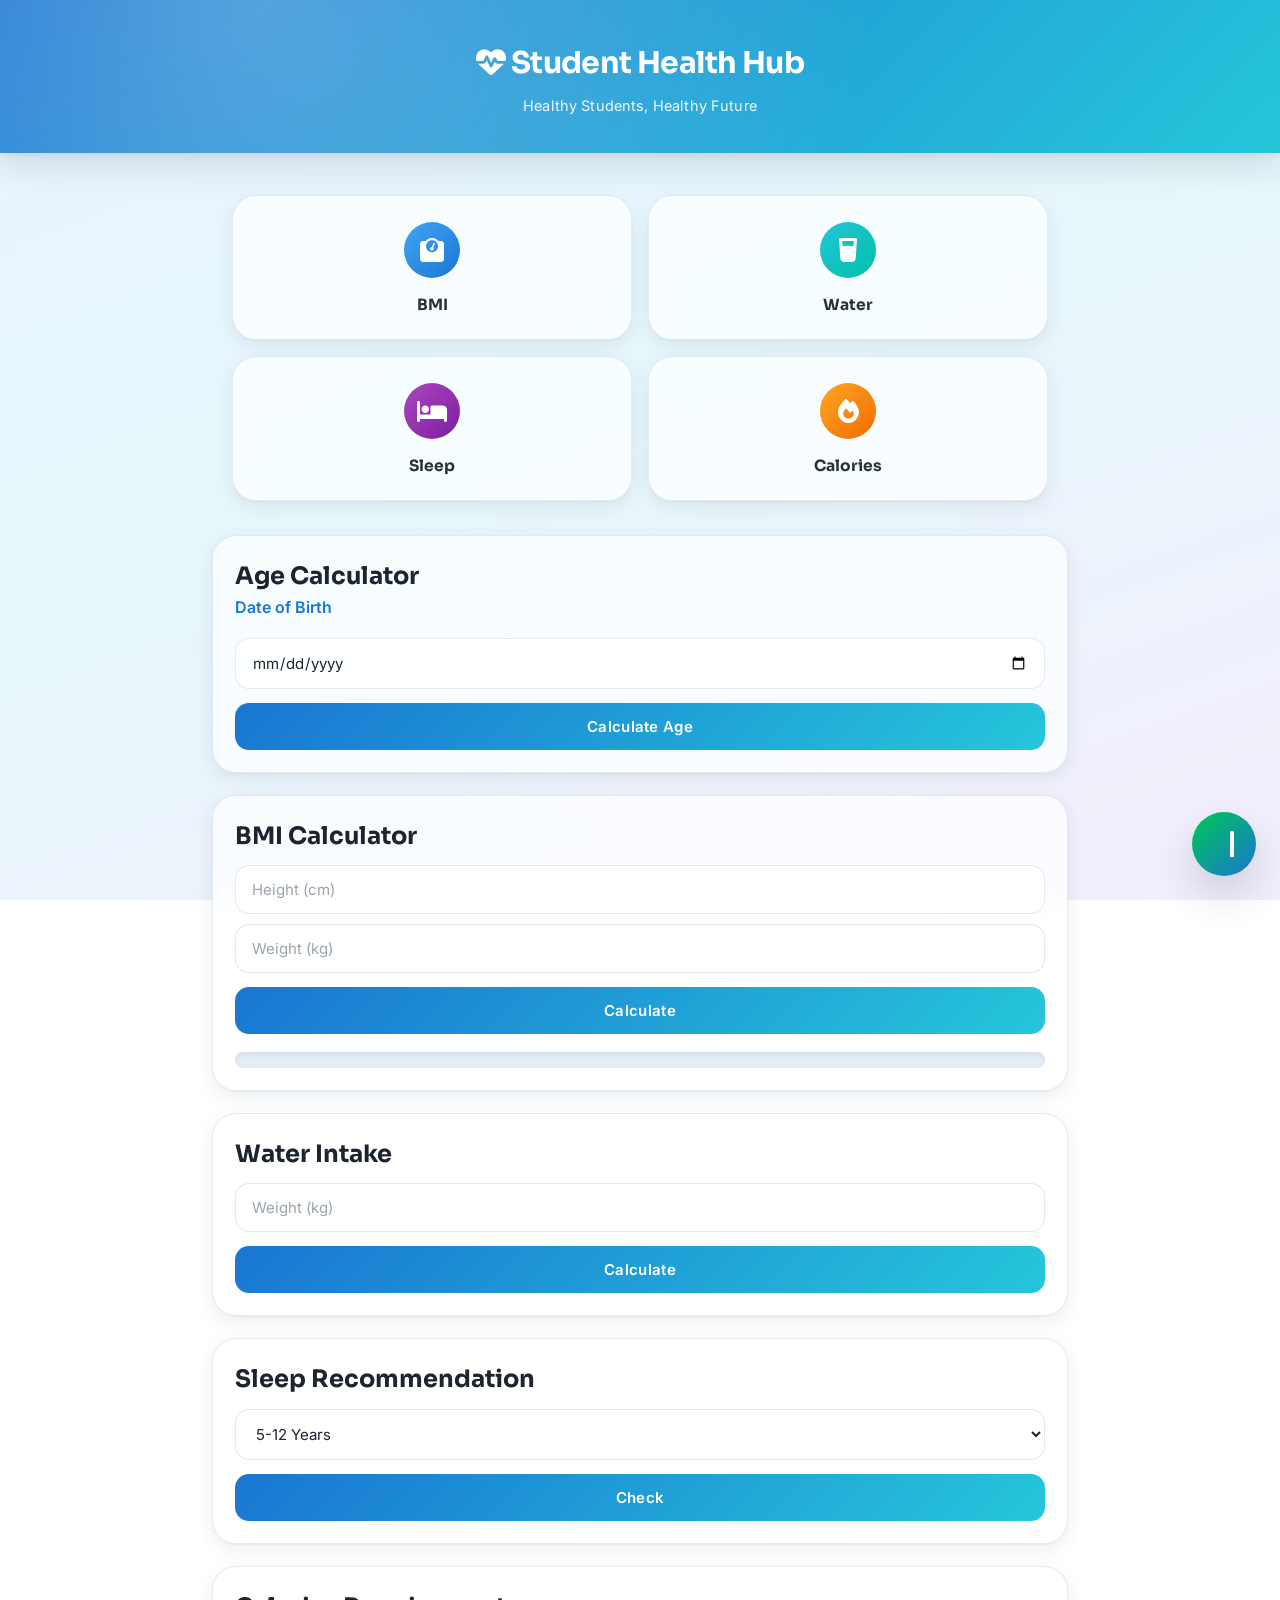
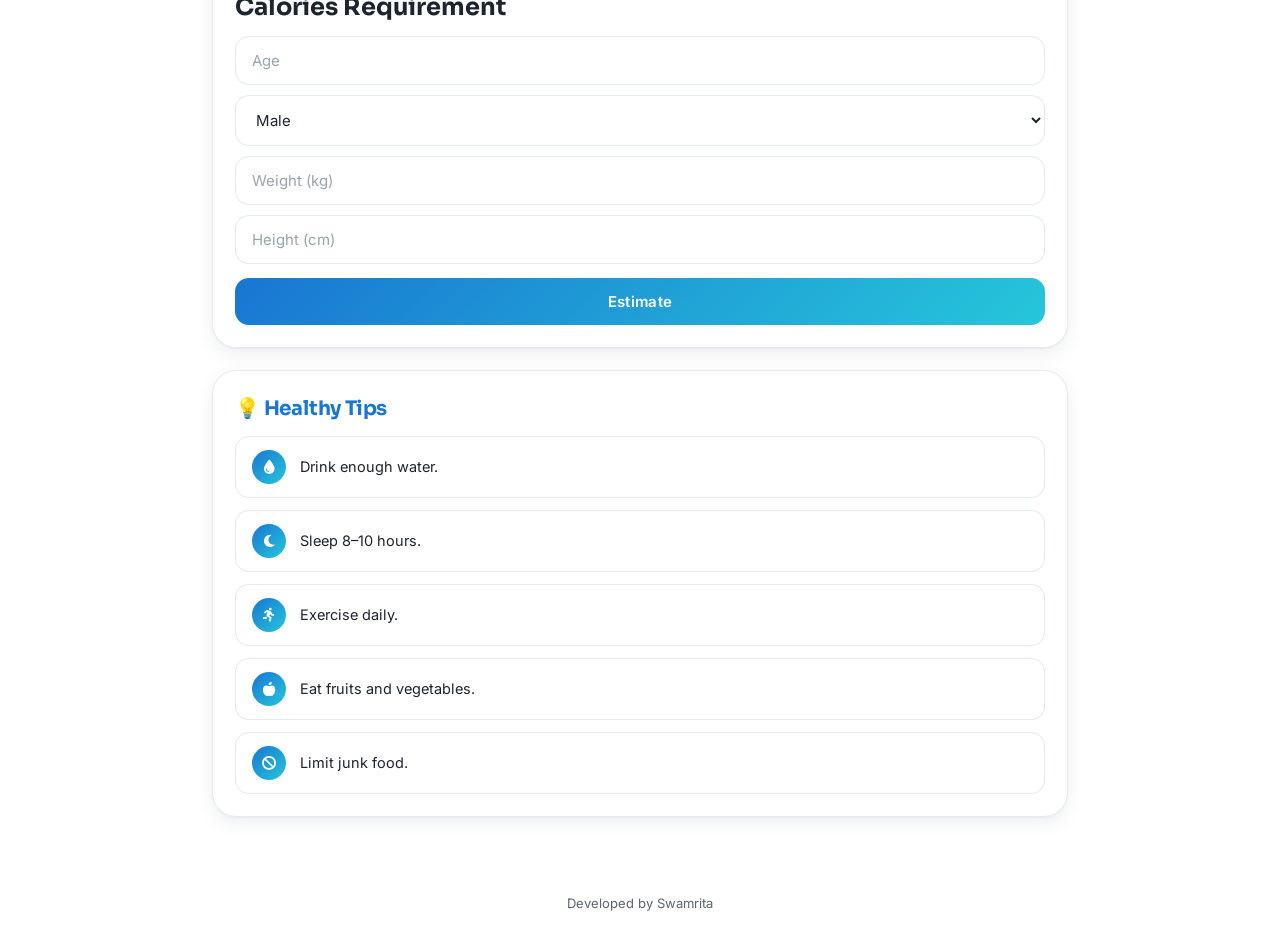
<file: index.html>
<!DOCTYPE html>
<html lang="en">
<head>
  <meta charset="UTF-8">
  <meta name="viewport" content="width=device-width, initial-scale=1">
  <title>Student Health Hub</title>

  <link rel="stylesheet" href="theme.css">
  <link rel="stylesheet" href="style.css">
  <link rel="stylesheet" href="https://cdnjs.cloudflare.com/ajax/libs/font-awesome/6.5.2/css/all.min.css">
</head>
<body>

  <header>
    <h1><i class="fa-solid fa-heart-pulse"></i> Student Health Hub</h1>
    <p>Healthy Students, Healthy Future</p>
  </header>

  <div class="container">

    <section class="dashboard">
      <div class="tile" onclick="scrollToSection('bmi')">
        <i class="fa-solid fa-weight-scale"></i>
        <span>BMI</span>
      </div>

      <div class="tile" onclick="scrollToSection('water')">
        <i class="fa-solid fa-glass-water"></i>
        <span>Water</span>
      </div>

      <div class="tile" onclick="scrollToSection('sleep')">
        <i class="fa-solid fa-bed"></i>
        <span>Sleep</span>
      </div>

      <div class="tile" onclick="scrollToSection('calories')">
        <i class="fa-solid fa-fire"></i>
        <span>Calories</span>
      </div>
    </section>

    <div class="card" id="age">
      <h2>Age Calculator</h2>
      <label for="dob" class="input-label">Date of Birth</label>
      <input type="date" id="dob">
      <button onclick="calculateAge()">Calculate Age</button>
      <p id="ageResult"></p>
    </div>

    <div class="card" id="bmi">
      <h2>BMI Calculator</h2>
      <input id="h" type="number" placeholder="Height (cm)">
      <input id="w" type="number" placeholder="Weight (kg)">
      <button onclick="bmi()">Calculate</button>
      <div class="meter"><div id="fill"></div></div>
      <p id="bmiOut"></p>
    </div>

    <div class="card" id="water">
      <h2>Water Intake</h2>
      <input id="ww" type="number" placeholder="Weight (kg)">
      <button onclick="water()">Calculate</button>
      <p id="waterOut"></p>
    </div>

    <div class="card" id="sleep">
      <h2>Sleep Recommendation</h2>
      <select id="sleepAge">
        <option value="child">5-12 Years</option>
        <option value="teen">13-18 Years</option>
        <option value="adult">18+ Years</option>
      </select>
      <button onclick="sleepRec()">Check</button>
      <p id="sleepOut"></p>
    </div>

    <div class="card" id="calories">
      <h2>Calories Requirement</h2>
      <input id="ca" type="number" placeholder="Age">
      <select id="g">
        <option>Male</option>
        <option>Female</option>
      </select>
      <input id="cw" type="number" placeholder="Weight (kg)">
      <input id="ch" type="number" placeholder="Height (cm)">
      <button onclick="calories()">Estimate</button>
      <p id="calOut"></p>
    </div>

    <div class="card">
  <h2 class="section-title">💡 Healthy Tips</h2>
  <ul class="tips-list">
    <li><i class="fa-solid fa-droplet"></i> Drink enough water.</li>
    <li><i class="fa-solid fa-moon"></i> Sleep 8–10 hours.</li>
    <li><i class="fa-solid fa-person-running"></i> Exercise daily.</li>
    <li><i class="fa-solid fa-apple-whole"></i> Eat fruits and vegetables.</li>
    <li><i class="fa-solid fa-ban"></i> Limit junk food.</li>
  </ul>
    </div>

  </div>

  <footer>Developed by Swamrita</footer>
  
<div class="fab" onclick="window.location.href='diet.html'"></div>
  
  <script src="script.js"></script>
</body>
</html>
</file>
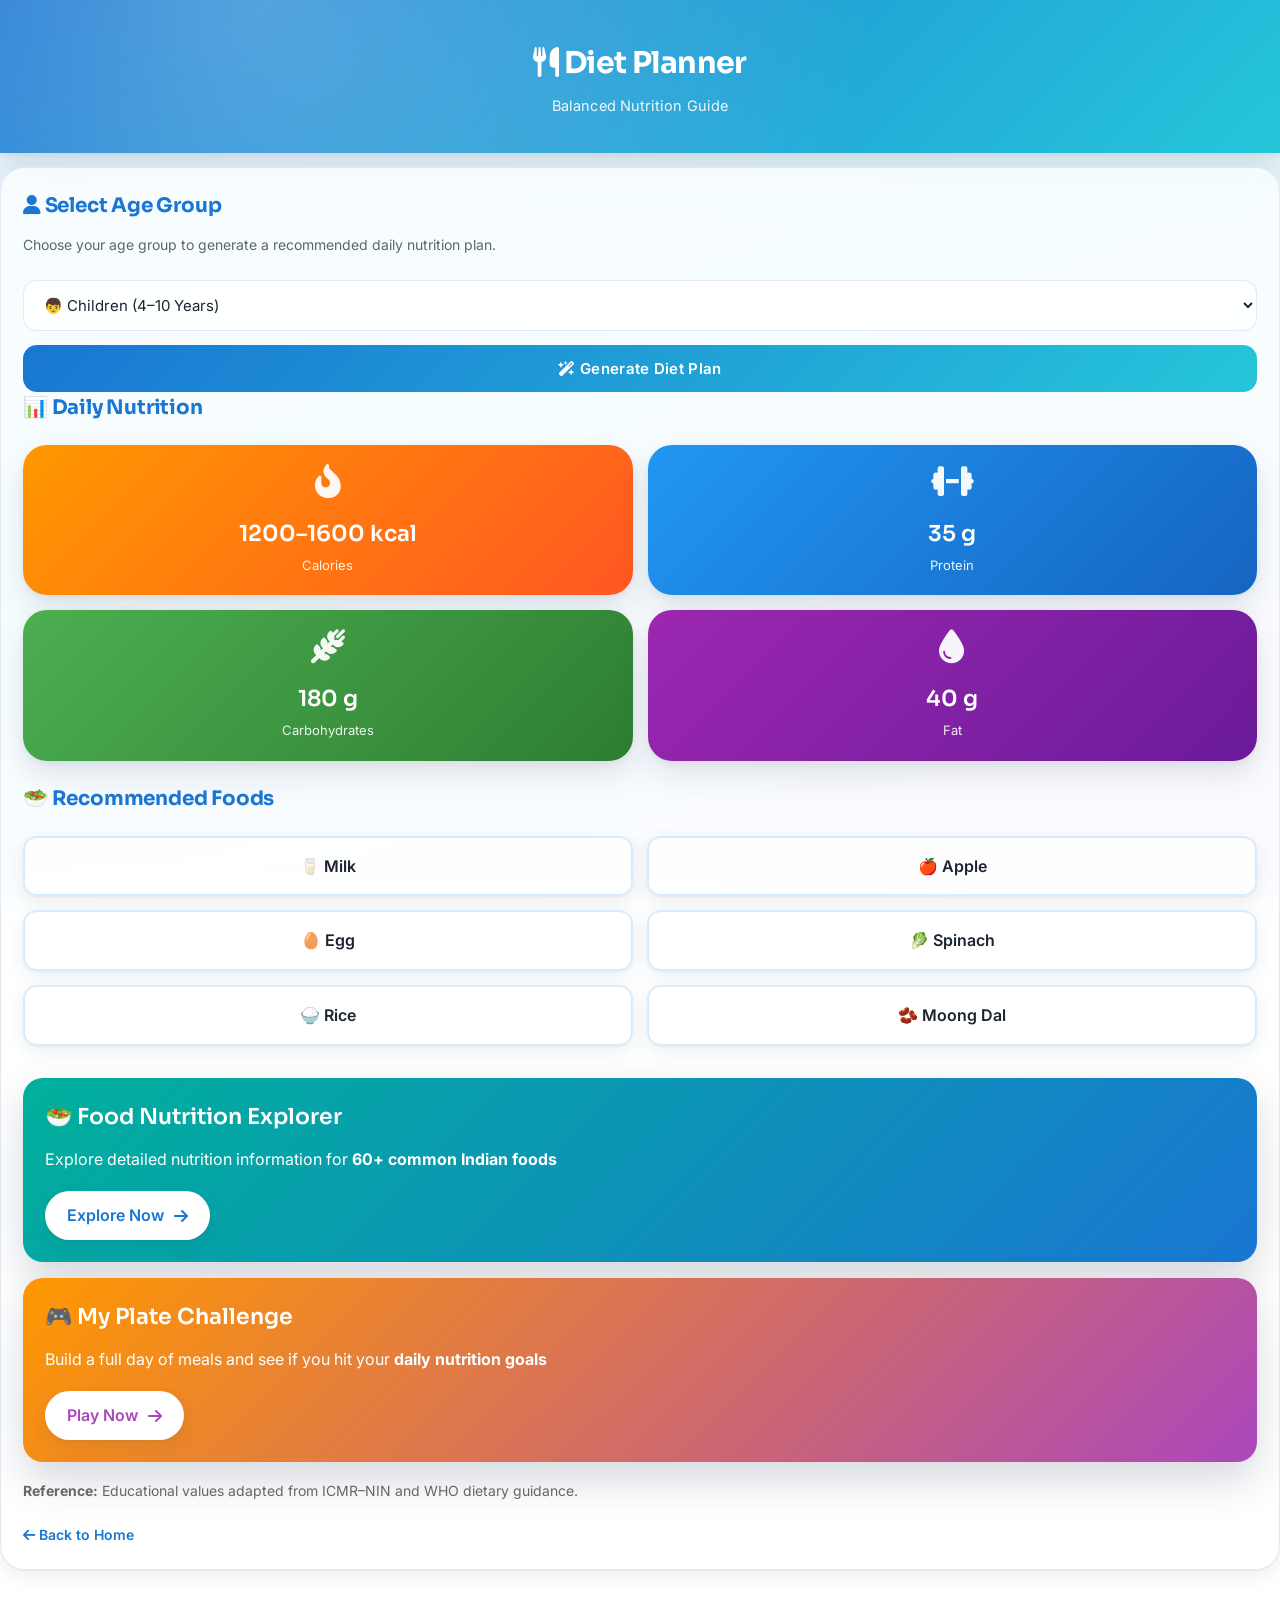
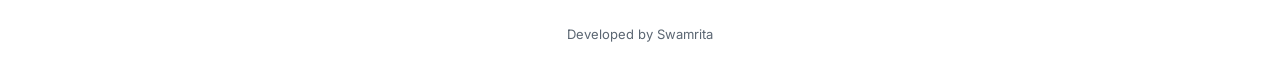
<file: diet.html>
<!DOCTYPE html>
<html lang="en">
<head>
  <meta charset="UTF-8">
  <meta name="viewport" content="width=device-width, initial-scale=1.0">
  <title>Diet Planner</title>

  <link rel="stylesheet" href="diet.css">
  <link rel="stylesheet" href="theme.css">
  <link rel="stylesheet" href="https://cdnjs.cloudflare.com/ajax/libs/font-awesome/6.5.2/css/all.min.css">
</head>
<body>

  <header>
    <h1><i class="fa-solid fa-utensils"></i> Diet Planner</h1>
    <p>Balanced Nutrition Guide</p>
  </header>

  <div class="card">
    <h2 class="section-title"><i class="fa-solid fa-user"></i> Select Age Group</h2>
    <p class="subtitle">Choose your age group to generate a recommended daily nutrition plan.</p>

    <select id="grp">
      <option value="child">👦 Children (4–10 Years)</option>
      <option value="teen">🧒 Teen (11–18 Years)</option>
      <option value="male">👨 Adult Male</option>
      <option value="female">👩 Adult Female</option>
      <option value="senior">🧓 Senior Citizen</option>
    </select>

    <button onclick="showPlan()">
      <i class="fa-solid fa-wand-magic-sparkles"></i> Generate Diet Plan
    </button>

    <div id="out"></div>

    <a class="back" href="index.html">
      <i class="fa-solid fa-arrow-left"></i> Back to Home
    </a>
  </div>

  <footer>Developed by Swamrita</footer>

  <script src="diet.js"></script>
</body>
</html>
</file>
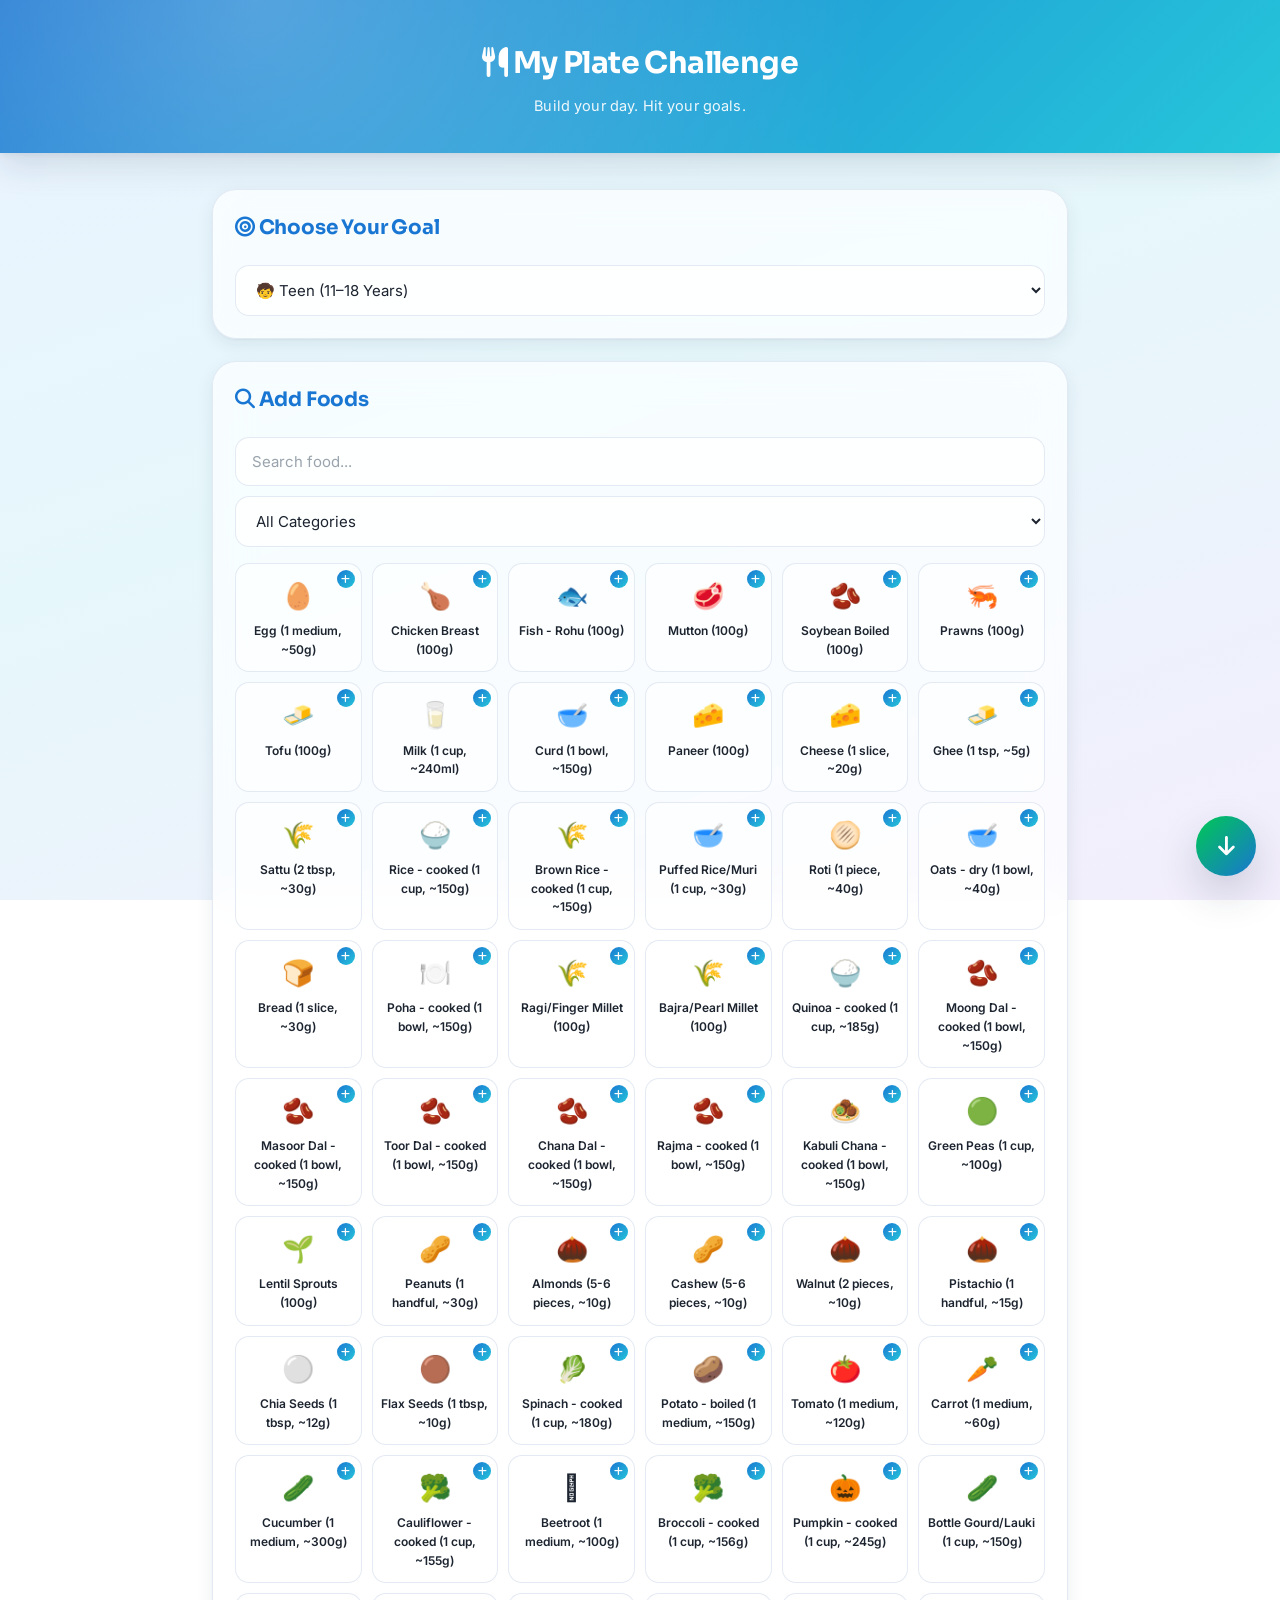
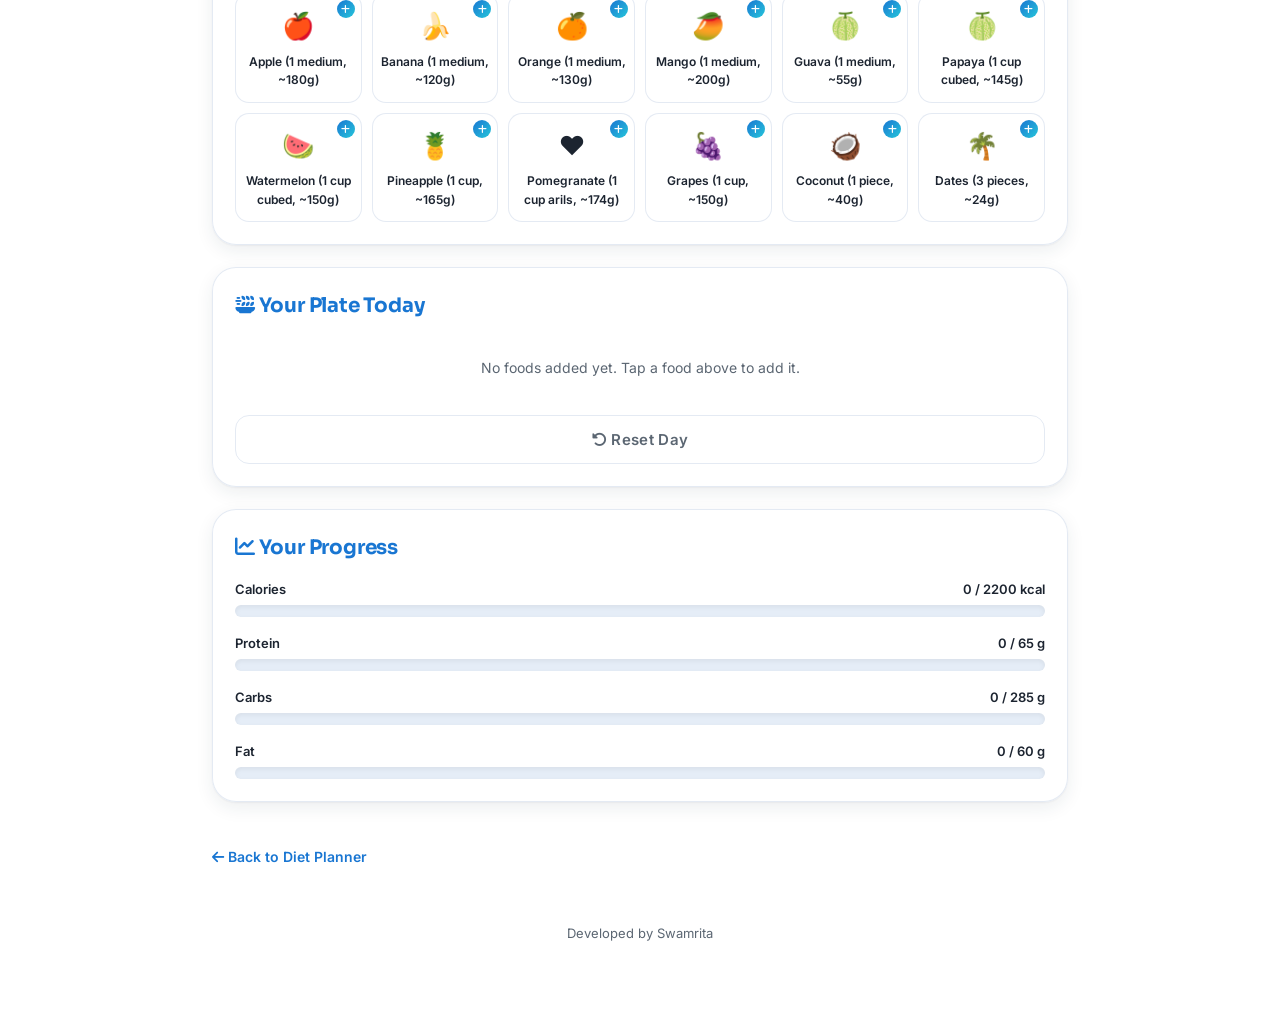
<file: myplate.html>
<!DOCTYPE html>
<html lang="en">
<head>
  <meta charset="UTF-8">
  <meta name="viewport" content="width=device-width, initial-scale=1.0">
  <title>My Plate Challenge</title>

  <link rel="stylesheet" href="theme.css">
  <link rel="stylesheet" href="myplate.css">
  <link rel="stylesheet" href="https://cdnjs.cloudflare.com/ajax/libs/font-awesome/6.5.2/css/all.min.css">
</head>
<body>

  <header>
    <h1><i class="fa-solid fa-utensils"></i> My Plate Challenge</h1>
    <p>Build your day. Hit your goals.</p>
  </header>

  <div class="container">

    <div class="card">
      <h2 class="section-title"><i class="fa-solid fa-bullseye"></i> Choose Your Goal</h2>
      <select id="goalGroup" onchange="setGoal()">
        <option value="child">👦 Children (4–10 Years)</option>
        <option value="teen" selected>🧒 Teen (11–18 Years)</option>
        <option value="male">👨 Adult Male</option>
        <option value="female">👩 Adult Female</option>
        <option value="senior">🧓 Senior Citizen</option>
      </select>
    </div>

    <div class="card" id="addFoodSection">
      <h2 class="section-title"><i class="fa-solid fa-magnifying-glass"></i> Add Foods</h2>
      <input type="text" id="plateSearch" placeholder="Search food..." onkeyup="renderFoodPicker()">
      <select id="plateCategory" onchange="renderFoodPicker()">
        <option value="all">All Categories</option>
        <option value="protein">🥩 Protein</option>
        <option value="grain">🌾 Grains</option>
        <option value="pulse">🫘 Pulses</option>
        <option value="vegetable">🥬 Vegetables</option>
        <option value="fruit">🍎 Fruits</option>
        <option value="dairy">🥛 Dairy</option>
        <option value="nuts">🥜 Nuts</option>
      </select>
      <div id="foodPicker" class="picker-grid"></div>
    </div>

    <div class="card" id="yourPlate">
      <h2 class="section-title"><i class="fa-solid fa-plate-wheat"></i> Your Plate Today</h2>
      <div id="plateList" class="plate-list"></div>
      <button class="reset-btn" onclick="resetPlate()">
        <i class="fa-solid fa-rotate-left"></i> Reset Day
      </button>
    </div>

    <div class="card">
      <h2 class="section-title"><i class="fa-solid fa-chart-line"></i> Your Progress</h2>
      <div id="progressBars" class="progress-wrap"></div>
      <div id="finalMessage" class="final-message"></div>
    </div>

    <a href="diet.html" class="back">
      <i class="fa-solid fa-arrow-left"></i> Back to Diet Planner
    </a>

  </div>

  <footer>Developed by Swamrita</footer>

  <div class="fab" onclick="handleFabClick()">
     <i class="fa-solid fa-arrow-down"></i>
  </div>

  <script src="foods.js"></script>
  <script src="myplate.js"></script>
</body>
</html>
</file>
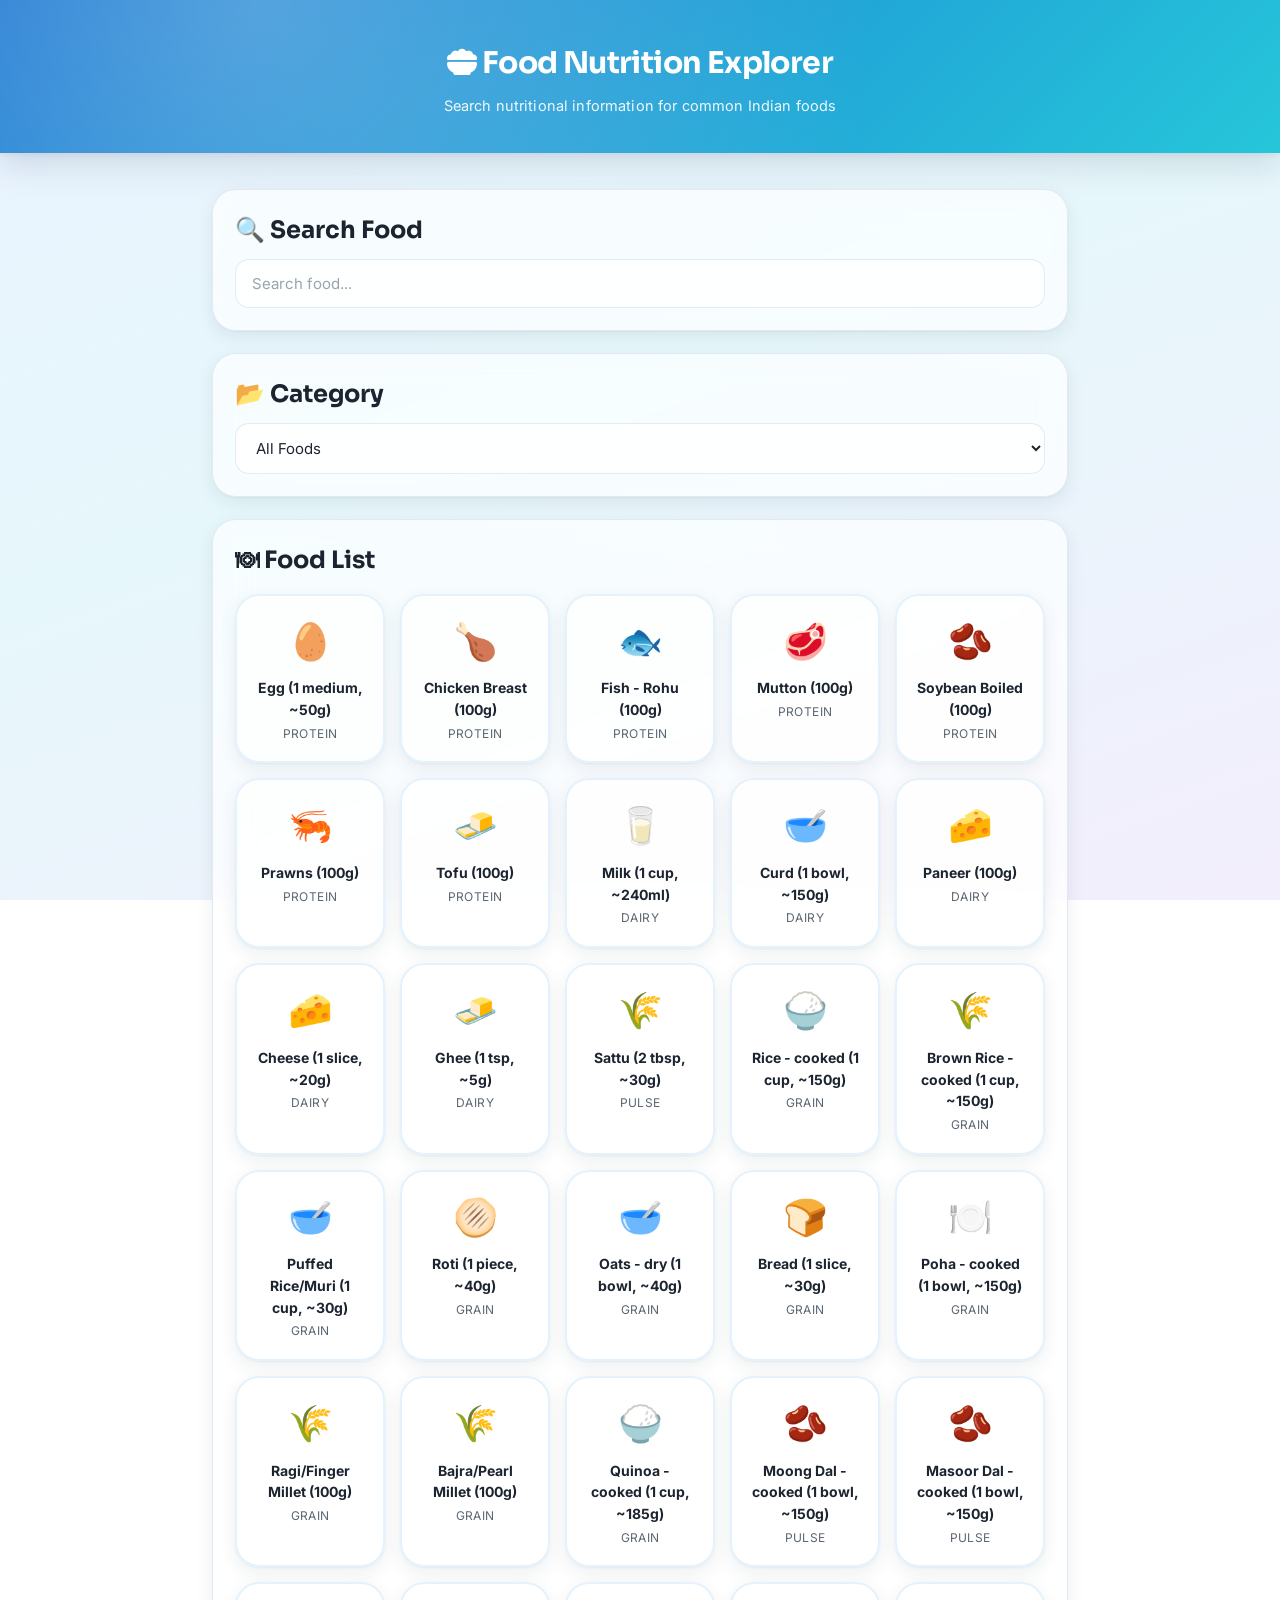
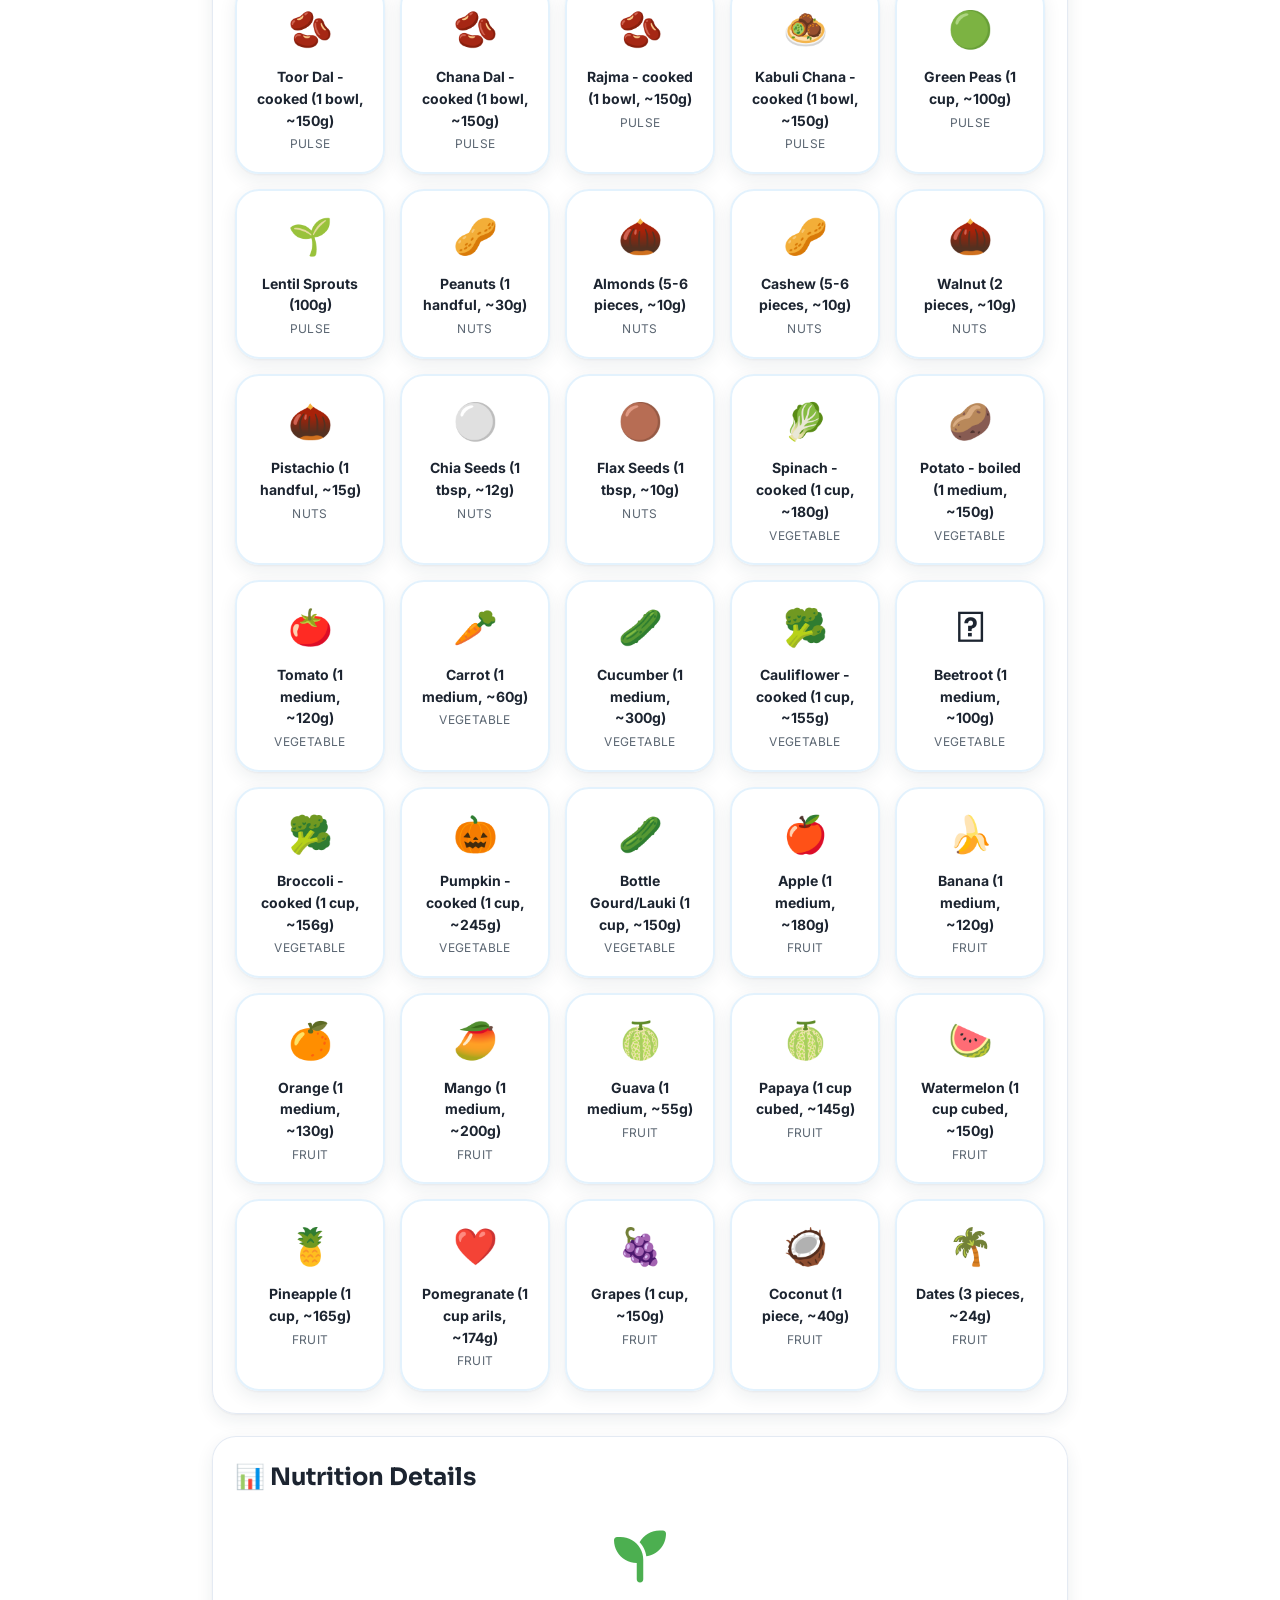
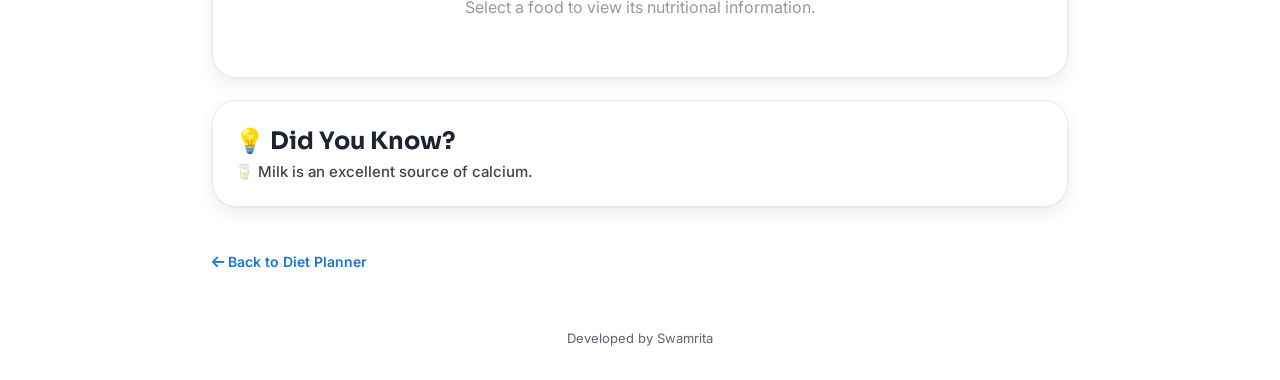
<file: nutrition.html>
<!DOCTYPE html>
<html lang="en">
<head>
  <meta charset="UTF-8">
  <meta name="viewport" content="width=device-width, initial-scale=1.0">
  <title>Nutrition Explorer</title>

  <link rel="stylesheet" href="nutrition.css">
  <link rel="stylesheet" href="theme.css">
  <link rel="stylesheet" href="https://cdnjs.cloudflare.com/ajax/libs/font-awesome/6.5.2/css/all.min.css">
</head>
<body>

  <header>
    <div class="header-content">
      <h1><i class="fa-solid fa-bowl-food"></i> Food Nutrition Explorer</h1>
      <p>Search nutritional information for common Indian foods</p>
    </div>
  </header>

  <div class="container">

    <!-- Search -->
    <div class="card" id="searchSection">
      <h2>🔍 Search Food</h2>
      <input type="text" id="search" placeholder="Search food..." onkeyup="searchFood()">
    </div>

    <!-- Category -->
    <div class="card">
      <h2>📂 Category</h2>
      <select id="category" onchange="filterCategory()">
        <option value="all">All Foods</option>
        <option value="protein">🥩 Protein</option>
        <option value="grain">🌾 Grains</option>
        <option value="pulse">🫘 Pulses</option>
        <option value="vegetable">🥬 Vegetables</option>
        <option value="fruit">🍎 Fruits</option>
        <option value="dairy">🥛 Dairy</option>
        <option value="nuts">🥜 Nuts</option>
      </select>
    </div>

    <!-- Food List -->
    <div class="card">
      <h2>🍽 Food List</h2>
      <div id="foodList" class="food-grid"></div>
    </div>

    <!-- Nutrition Details -->
    <div class="card">
      <h2>📊 Nutrition Details</h2>
      <div id="nutrition">
        <div class="empty">
          <i class="fa-solid fa-seedling"></i>
          <p>Select a food to view its nutritional information.</p>
        </div>
      </div>
    </div>

    <!-- Facts -->
    <div class="card">
      <h2>💡 Did You Know?</h2>
      <p id="fact">Eggs contain all 9 essential amino acids.</p>
    </div>

    <a href="diet.html" class="back">
      <i class="fa-solid fa-arrow-left"></i> Back to Diet Planner
    </a>

  </div>

  <footer>Developed by Swamrita</footer>

  <script src="foods.js"></script>
  <script src="nutrition.js"></script>
</body>
</html>
</file>
<file: theme.css>
/* ---------- Fonts ---------- */
@import url('https://fonts.googleapis.com/css2?family=Sora:wght@600;700;800&family=Inter:wght@400;500;600&display=swap');

/* ---------- Design Tokens ---------- */
:root {
  --color-primary: #1976d2;
  --color-primary-light: #26c6da;

  --color-bg-start: #eaf3ff;
  --color-bg-mid: #e6f7fb;
  --color-bg-end: #f3eefc;

  --color-surface: rgba(255, 255, 255, 0.72);
  --color-text: #1c2430;
  --color-text-muted: #5b6672;
  --color-border: rgba(210, 220, 235, 0.6);

  --radius-lg: 24px;
  --radius-md: 14px;

  --shadow-sm: 0 6px 18px rgba(25, 45, 70, 0.08), 0 1px 2px rgba(25,45,70,0.05);
  --shadow-md: 0 14px 30px rgba(25, 45, 70, 0.12), 0 2px 6px rgba(25,45,70,0.06);
  --shadow-lg: 0 18px 40px rgba(25, 45, 70, 0.18);

  --space-sm: 14px;
  --space-md: 22px;
  --space-lg: 32px;

  --transition: 0.3s cubic-bezier(.4,0,.2,1);
  --transition-fast: 0.18s ease;

  --font-heading: "Sora", "Segoe UI", sans-serif;
  --font-body: "Inter", "Segoe UI", sans-serif;
}

/* ---------- Global ---------- */
* {
  margin: 0;
  padding: 0;
  box-sizing: border-box;
  font-family: var(--font-body);
}

html { scroll-behavior: smooth; }

body {
  min-height: 100vh;
  background: linear-gradient(160deg, var(--color-bg-start), var(--color-bg-mid) 45%, var(--color-bg-end));
  background-attachment: fixed;
  color: var(--color-text);
  line-height: 1.55;
  -webkit-font-smoothing: antialiased;
}

h1, h2, h3 { font-family: var(--font-heading); }

/* ---------- Header ---------- */
header {
  background: linear-gradient(135deg, var(--color-primary), var(--color-primary-light));
  color: #fff;
  text-align: center;
  padding: 40px 20px 36px;
  box-shadow: var(--shadow-md);
  position: relative;
  overflow: hidden;
}

header::after {
  content: '';
  position: absolute;
  inset: 0;
  background: radial-gradient(circle at 20% 0%, rgba(255,255,255,0.25), transparent 60%);
  pointer-events: none;
}

header h1 {
  font-size: 30px;
  font-weight: 700;
  letter-spacing: -0.02em;
  margin-bottom: 8px;
}

header p {
  opacity: 0.92;
  font-size: 14.5px;
  letter-spacing: 0.01em;
}

/* ---------- Container ---------- */
.container {
  max-width: 900px;
  margin: 0 auto;
  padding: var(--space-md);
}

/* ---------- Cards (glass) ---------- */
.card {
  background: var(--color-surface);
  backdrop-filter: blur(18px) saturate(160%);
  -webkit-backdrop-filter: blur(18px) saturate(160%);
  border: 1px solid var(--color-border);
  border-radius: var(--radius-lg);
  padding: var(--space-md);
  margin: var(--space-sm) 0 var(--space-md);
  box-shadow: var(--shadow-sm);
  transition: transform var(--transition), box-shadow var(--transition);
}

.card:hover {
  transform: translateY(-4px);
  box-shadow: var(--shadow-md);
}

.section-title {
  font-family: var(--font-heading);
  color: var(--color-primary);
  margin-bottom: 12px;
  font-size: 20px;
  font-weight: 700;
  letter-spacing: -0.01em;
}

.subtitle {
  color: var(--color-text-muted);
  margin-bottom: var(--space-sm);
  font-size: 14px;
  line-height: 1.65;
}

/* ---------- Inputs ---------- */
input, select, button {
  width: 100%;
  padding: 14px 16px;
  border-radius: var(--radius-md);
  font-size: 15px;
  font-family: var(--font-body);
}

input, select {
  border: 1px solid var(--color-border);
  margin-top: 10px;
  background: rgba(255,255,255,0.85);
  color: var(--color-text);
  transition: border-color var(--transition-fast), box-shadow var(--transition-fast);
}

input:focus, select:focus {
  outline: none;
  border-color: var(--color-primary);
  box-shadow: 0 0 0 4px rgba(25, 118, 210, 0.14);
}

input::placeholder { color: #9aa4ad; }

/* ---------- Buttons ---------- */
button {
  margin-top: var(--space-sm);
  border: none;
  background: linear-gradient(135deg, var(--color-primary), var(--color-primary-light));
  color: #fff;
  cursor: pointer;
  font-weight: 600;
  letter-spacing: 0.02em;
  position: relative;
  overflow: hidden;
  transition: transform var(--transition-fast), box-shadow var(--transition-fast);
}

button::after {
  content: '';
  position: absolute;
  top: 0; left: -60%;
  width: 40%; height: 100%;
  background: linear-gradient(120deg, transparent, rgba(255,255,255,0.35), transparent);
  transform: skewX(-20deg);
  transition: left 0.5s ease;
}

button:hover::after { left: 130%; }

button:hover {
  transform: translateY(-2px);
  box-shadow: 0 10px 22px rgba(25, 118, 210, 0.35);
}

button:active { transform: translateY(0) scale(0.98); }

/* ---------- Footer ---------- */
footer {
  text-align: center;
  padding: var(--space-lg) var(--space-md);
  color: var(--color-text-muted);
  font-size: 13px;
}

/* ---------- Back Button ---------- */
.back {
  display: inline-block;
  margin-top: var(--space-md);
  color: var(--color-primary);
  text-decoration: none;
  font-weight: 600;
  font-size: 14px;
  transition: opacity var(--transition-fast);
}

.back:hover { opacity: 0.7; }

/* ---------- Animations ---------- */
@keyframes fade {
  from { opacity: 0; transform: translateY(12px); }
  to { opacity: 1; transform: none; }
}

/* ---------- Mobile ---------- */
@media (max-width: 700px) {
  header h1 { font-size: 24px; }
  header p { font-size: 13px; }
  .card { padding: var(--space-sm); }
}
</file>
<file: style.css>
/* Student Health Hub — style.css */

/* ---------- Dashboard Tiles ---------- */
.dashboard {
  display: grid;
  grid-template-columns: repeat(2, 1fr);
  gap: 16px;
  padding: 20px;
}

.tile {
  background: rgba(255,255,255,0.75);
  backdrop-filter: blur(14px) saturate(160%);
  -webkit-backdrop-filter: blur(14px) saturate(160%);
  border: 1px solid var(--color-border);
  border-radius: var(--radius-lg);
  padding: 26px 18px 22px;
  text-align: center;
  cursor: pointer;
  box-shadow: var(--shadow-sm);
  transition: transform var(--transition), box-shadow var(--transition);
  position: relative;
  overflow: hidden;
  animation: fade .5s both;
}

.tile:nth-child(1) { animation-delay: .05s; }
.tile:nth-child(2) { animation-delay: .1s; }
.tile:nth-child(3) { animation-delay: .15s; }
.tile:nth-child(4) { animation-delay: .2s; }

.tile:hover { transform: translateY(-6px); }
.tile:nth-child(1):hover { box-shadow: 0 14px 28px rgba(25,118,210,.28); }
.tile:nth-child(2):hover { box-shadow: 0 14px 28px rgba(0,191,165,.28); }
.tile:nth-child(3):hover { box-shadow: 0 14px 28px rgba(142,36,170,.28); }
.tile:nth-child(4):hover { box-shadow: 0 14px 28px rgba(251,140,0,.28); }

.tile:active { transform: scale(.96); }

/* Icon badge (circular, gradient-filled) */
.tile i {
  width: 56px;
  height: 56px;
  font-size: 24px;
  display: flex;
  align-items: center;
  justify-content: center;
  margin: 0 auto 14px;
  border-radius: 50%;
  color: #fff;
  transition: transform var(--transition-fast);
}

.tile:hover i { transform: scale(1.1) rotate(-4deg); }

.tile:nth-child(1) i { background: linear-gradient(135deg, #42a5f5, #1976d2); }
.tile:nth-child(2) i { background: linear-gradient(135deg, #26c6da, #00bfa5); }
.tile:nth-child(3) i { background: linear-gradient(135deg, #ab47bc, #7b1fa2); }
.tile:nth-child(4) i { background: linear-gradient(135deg, #ffa726, #ef6c00); }

.tile span {
  font-family: var(--font-heading);
  font-size: 15.5px;
  font-weight: 700;
  color: #263238;
}

/* ---------- Meter (BMI bar) ---------- */
.meter {
  height: 16px;
  background: #e5edf7;
  border-radius: 30px;
  overflow: hidden;
  margin-top: 18px;
  box-shadow: inset 0 2px 6px rgba(0,0,0,.08);
}

#fill {
  height: 100%;
  width: 0;
  background: linear-gradient(90deg, #4caf50, #81c784);
  transition: width .6s ease;
}

/* ---------- Highlight Card ---------- */
.card.highlight {
  box-shadow: 0 0 28px rgba(38,198,218,.45);
}

/* ---------- Input Label ---------- */
.input-label {
  display: block;
  font-weight: 600;
  margin-bottom: 8px;
  color: var(--color-primary);
}

/* ---------- Floating Action Button ---------- */
.fab {
  position: fixed;
  bottom: 24px;
  right: 24px;
  width: 64px;
  height: 64px;
  border-radius: 50%;
  background: linear-gradient(135deg, #00c853, #1976d2);
  box-shadow: var(--shadow-lg);
  cursor: pointer;
  z-index: 9999;
  transition: transform var(--transition);
}

.fab:hover {
  transform: scale(1.1) rotate(8deg);
}

/* Fork (left prong bar) */
.fab::before {
  content: "";
  position: absolute;
  top: 50%;
  left: 42%;
  width: 3px;
  height: 26px;
  background: #fff;
  border-radius: 2px;
  transform: translate(-50%, -50%);
  box-shadow: -6px 0 0 #fff, 6px 0 0 #fff;
}

/* Knife (right blade bar) */
.fab::after {
  content: "";
  position: absolute;
  top: 50%;
  left: 62%;
  width: 4px;
  height: 26px;
  background: #fff;
  border-radius: 2px 2px 0 0;
  transform: translate(-50%, -50%);
}

@media (max-width: 700px) {
  .fab { width: 56px; height: 56px; }
  .fab::before { height: 22px; box-shadow: -5px 0 0 #fff, 5px 0 0 #fff; }
  .fab::after { height: 22px; }
}

/* ---------- Healthy Tips ---------- */
.tips-list {
  list-style: none;
  display: flex;
  flex-direction: column;
  gap: 12px;
  margin-top: 4px;
  padding: 0;
}

.tips-list li {
  display: flex;
  align-items: center;
  gap: 14px;
  padding: 13px 16px;
  background: rgba(255,255,255,0.55);
  border: 1px solid var(--color-border);
  border-radius: var(--radius-md);
  font-size: 14.5px;
  color: var(--color-text);
  transition: transform var(--transition-fast), background var(--transition-fast);
}

.tips-list li:hover {
  transform: translateX(4px);
  background: rgba(255,255,255,0.85);
}

.tips-list li i {
  width: 34px;
  height: 34px;
  min-width: 34px;
  display: flex;
  align-items: center;
  justify-content: center;
  border-radius: 50%;
  background: linear-gradient(135deg, var(--color-primary), var(--color-primary-light));
  color: #fff;
  font-size: 14px;
}

/* ---------- Mobile ---------- */
@media (max-width: 700px) {
  .dashboard { gap: 12px; }
  .tile { padding: 20px 14px; }
  .tile i { width: 46px; height: 46px; font-size: 20px; }
  .fab { width: 56px; height: 56px; }
  .fab i { font-size: 22px; }
}
</file>
<file: diet.css>
/* ---------- Nutrition Summary Cards ---------- */

.stats {
  display: grid;
  grid-template-columns: repeat(2, 1fr);
  gap: 15px;
  margin: var(--space-md) 0;
}

.stat {
  padding: 20px;
  border-radius: var(--radius-lg);
  color: #fff;
  text-align: center;
  box-shadow: var(--shadow-md);
  transition: transform var(--transition);
}

.stat:hover {
  transform: translateY(-4px);
}

.stat h3 {
  margin: 10px 0 4px;
  font-size: 22px;
  font-weight: 600;
}

.stat p {
  font-size: 13px;
  opacity: 0.9;
}

.orange { background: linear-gradient(135deg, #ff9800, #ff5722); }
.blue   { background: linear-gradient(135deg, #2196f3, #1565c0); }
.green  { background: linear-gradient(135deg, #4caf50, #2e7d32); }
.purple { background: linear-gradient(135deg, #9c27b0, #6a1b9a); }

/* ---------- Recommended Foods ---------- */

.foods {
  display: grid;
  grid-template-columns: repeat(2, 1fr);
  gap: 14px;
  margin-top: var(--space-md);
}

.food {
  background: var(--color-surface);
  border: 2px solid #d7ecff;
  border-radius: var(--radius-md);
  padding: 16px;
  text-align: center;
  font-weight: 600;
  transition: transform var(--transition), border-color var(--transition), background var(--transition);
  box-shadow: var(--shadow-sm);
}

.food:hover {
  transform: translateY(-4px);
  border-color: var(--color-primary-light);
  background: #f8fcff;
}

/* ---------- Nutrition Explorer CTA ---------- */

.nutritionCard {
  margin-top: var(--space-lg);
  padding: 22px;
  border-radius: 20px;
  background: linear-gradient(135deg, #00b09b, var(--color-primary));
  color: #fff;
  cursor: pointer;
  box-shadow: var(--shadow-lg);
  transition: transform var(--transition);
}

.nutritionCard:hover {
  transform: translateY(-5px);
}

.nutritionCard h2 {
  margin-bottom: 12px;
  font-size: 22px;
  font-weight: 600;
  color: #fff;
}

.nutritionCard p {
  line-height: 1.7;
  margin-bottom: 18px;
  font-weight: 400;
}

.exploreBtn {
  display: inline-flex;
  align-items: center;
  gap: 10px;
  background: #fff;
  color: var(--color-primary);
  padding: 12px 22px;
  border-radius: 30px;
  font-weight: 600;
  box-shadow: var(--shadow-sm);
}

/* ---------- Glassmorphic Card (matches index.html tiles) ---------- */
.card {
  background: rgba(255,255,255,0.75);
  backdrop-filter: blur(14px) saturate(160%);
  -webkit-backdrop-filter: blur(14px) saturate(160%);
  border: 1px solid var(--color-border);
  border-radius: var(--radius-lg);
  padding: 24px 20px;
  box-shadow: var(--shadow-sm);
  transition: transform var(--transition), box-shadow var(--transition);
  animation: fade .5s both;
}

.card:hover {
  transform: translateY(-4px);
  box-shadow: 0 14px 28px rgba(25,118,210,.18);
}

@keyframes fade {
  from { opacity: 0; transform: translateY(12px); }
  to { opacity: 1; transform: translateY(0); }
}

/* ---------- Game CTA variant ---------- */
.nutritionCard.gameCard {
  margin-top: 16px;
  background: linear-gradient(135deg, #ff9800, #ab47bc);
}

.nutritionCard.gameCard .exploreBtn {
  color: #ab47bc;
}

/* ---------- Icons ---------- */
.stat-icon{
  font-size:34px;
  margin-bottom:10px;
  opacity:.95;
}

.stat h3{
  margin:8px 0 4px;
  font-size:22px;
}

.stat p{
  margin:0;
  font-size:13px;
}

/* ---------- Mobile ---------- */

@media (max-width: 700px) {
  .stats {
    grid-template-columns: 1fr;
  }

  .foods {
    grid-template-columns: 1fr;
  }
}
</file>
<file: myplate.css>
/* ---------- Food Picker ---------- */
.picker-grid {
  display: grid;
  grid-template-columns: repeat(auto-fill, minmax(110px, 1fr));
  gap: 10px;
  margin-top: 16px;
}

.food-chip {
  background: rgba(255,255,255,0.6);
  border: 1px solid var(--color-border);
  border-radius: var(--radius-md);
  padding: 12px 8px;
  text-align: center;
  cursor: pointer;
  position: relative;
  transition: transform var(--transition-fast), border-color var(--transition-fast), background var(--transition-fast);
}

.food-chip:hover {
  transform: translateY(-3px);
  border-color: var(--color-primary-light);
  background: rgba(255,255,255,0.9);
}

.food-chip:active { transform: scale(0.95); }

.chip-emoji {
  font-size: 26px;
  display: block;
  margin-bottom: 6px;
}

.chip-name {
  font-size: 12px;
  font-weight: 600;
  color: var(--color-text);
  display: block;
}

.chip-add {
  position: absolute;
  top: 6px;
  right: 6px;
  width: 18px;
  height: 18px;
  border-radius: 50%;
  background: linear-gradient(135deg, var(--color-primary), var(--color-primary-light));
  color: #fff;
  font-size: 10px;
  display: flex;
  align-items: center;
  justify-content: center;
}

/* ---------- Your Plate ---------- */
.plate-list {
  display: flex;
  flex-direction: column;
  gap: 10px;
  margin-top: 16px;
}

.empty-plate {
  color: var(--color-text-muted);
  font-size: 14px;
  text-align: center;
  padding: 20px 0;
}

.plate-row {
  display: flex;
  align-items: center;
  gap: 12px;
  background: rgba(255,255,255,0.6);
  border: 1px solid var(--color-border);
  border-radius: var(--radius-md);
  padding: 10px 12px;
}

.plate-emoji { font-size: 26px; }

.plate-info {
  flex: 1;
  display: flex;
  flex-direction: column;
  min-width: 0;
}

.plate-info b {
  font-size: 14px;
  white-space: nowrap;
  overflow: hidden;
  text-overflow: ellipsis;
}

.plate-kcal {
  font-size: 12px;
  color: var(--color-text-muted);
}

.qty-controls {
  display: flex;
  align-items: center;
  gap: 8px;
}

.qty-btn {
  width: 26px;
  height: 26px;
  border-radius: 50%;
  border: 1px solid var(--color-border);
  background: #fff;
  color: var(--color-primary);
  font-size: 16px;
  font-weight: 700;
  line-height: 1;
  cursor: pointer;
  padding: 0;
  margin: 0;
  transition: transform var(--transition-fast);
}

.qty-btn:hover { transform: scale(1.1); }

.qty-value {
  font-size: 14px;
  font-weight: 600;
  min-width: 16px;
  text-align: center;
}

.remove-btn {
  width: 28px;
  height: 28px;
  border-radius: 50%;
  border: none;
  background: rgba(244,67,54,0.1);
  color: #e53935;
  font-size: 12px;
  cursor: pointer;
  padding: 0;
  margin: 0;
  flex-shrink: 0;
}

.reset-btn {
  margin-top: 16px;
  background: transparent;
  border: 1.5px solid var(--color-border);
  color: var(--color-text-muted);
  box-shadow: none;
}

.reset-btn:hover {
  border-color: var(--color-primary);
  color: var(--color-primary);
  box-shadow: none;
  transform: none;
}

.reset-btn::after { display: none; }

/* ---------- Progress ---------- */
.progress-wrap {
  display: flex;
  flex-direction: column;
  gap: 16px;
  margin-top: 16px;
}

.progress-label {
  display: flex;
  justify-content: space-between;
  font-size: 13px;
  font-weight: 600;
  margin-bottom: 6px;
  color: var(--color-text);
}

.progress-label i { color: #2e7d32; margin-left: 4px; }

.progress-track {
  height: 12px;
  background: #e5edf7;
  border-radius: 30px;
  overflow: hidden;
  box-shadow: inset 0 2px 5px rgba(0,0,0,.06);
}

.progress-fill {
  height: 100%;
  border-radius: 30px;
  transition: width 0.6s cubic-bezier(.4,0,.2,1);
}

.progress-fill.orange { background: linear-gradient(90deg, #ff9800, #ff5722); }
.progress-fill.blue   { background: linear-gradient(90deg, #2196f3, #1565c0); }
.progress-fill.green  { background: linear-gradient(90deg, #4caf50, #2e7d32); }
.progress-fill.purple { background: linear-gradient(90deg, #9c27b0, #6a1b9a); }
.progress-fill.met    { box-shadow: 0 0 10px rgba(76,175,80,.6); }

/* ---------- Final Message ---------- */
.final-message {
  display: none;
  margin-top: 20px;
  padding: 18px;
  border-radius: var(--radius-md);
  background: linear-gradient(135deg, #00b09b, var(--color-primary));
  color: #fff;
  text-align: center;
}

.final-message.show {
  display: block;
  animation: popIn 0.4s cubic-bezier(.34,1.56,.64,1);
}

.final-message p { margin-top: 6px; font-size: 14px; opacity: 0.95; }

.score-badge {
  font-family: var(--font-heading);
  font-size: 18px;
  font-weight: 700;
}

/* ---------- Floating Scroll Button ---------- */
.fab {
  position: fixed;
  bottom: 24px;
  right: 24px;
  width: 60px;
  height: 60px;
  border-radius: 50%;
  background: linear-gradient(135deg, #00c853, var(--color-primary));
  box-shadow: var(--shadow-lg);
  cursor: pointer;
  z-index: 9999;
  overflow: hidden;
  transition: transform var(--transition);
}

.fab:hover {
  transform: scale(1.1);
}

.fab i {
  position: absolute;
  top: 50%;
  left: 50%;
  transform: translate(-50%, -50%);
  font-size: 22px;
  color: #fff;
}

/* fab clearance so it never overlaps the last card */
footer {
  padding-bottom: 90px;
}

@media (max-width: 700px) {
  .fab { width: 52px; height: 52px; }
  .fab i { font-size: 19px; }
}

@keyframes popIn {
  from { opacity: 0; transform: scale(0.9); }
  to { opacity: 1; transform: scale(1); }
}

/* ---------- Mobile ---------- */
@media (max-width: 700px) {
  .picker-grid { grid-template-columns: repeat(3, 1fr); }
  .chip-emoji { font-size: 22px; }
}
</file>
<file: nutrition.css>
/* ---------- Food Grid ---------- */

.food-grid {
  display: grid;
  grid-template-columns: repeat(auto-fill, minmax(140px, 1fr));
  gap: 15px;
  margin-top: var(--space-sm);
}

/* ---------- Food Card ---------- */

.food-card {
  background: var(--color-surface);
  border-radius: var(--radius-lg);
  padding: 18px;
  text-align: center;
  cursor: pointer;
  border: 2px solid #e3f2fd;
  box-shadow: var(--shadow-sm);
  transition: transform var(--transition), border-color var(--transition), box-shadow var(--transition);
}

.food-card:hover {
  transform: translateY(-5px);
  border-color: var(--color-primary-light);
  box-shadow: var(--shadow-md);
}

.food-card h3 {
  font-size: 36px;
  margin-bottom: 8px;
}

.food-card b {
  display: block;
  font-size: 14px;
  margin-bottom: 4px;
}

.food-card p {
  font-size: 12px;
  color: var(--color-text-muted);
  font-weight: 400;
  letter-spacing: 0.03em;
}

/* ---------- Nutrition Table ---------- */

table {
  width: 100%;
  border-collapse: collapse;
  margin-top: var(--space-sm);
  overflow: hidden;
  border-radius: var(--radius-md);
}

th {
  background: linear-gradient(135deg, var(--color-primary), var(--color-primary-light));
  color: #fff;
  padding: 12px;
  font-weight: 600;
  text-align: left;
}

td {
  padding: 12px;
  border-bottom: 1px solid #eee;
}

tr:nth-child(even) {
  background: #f8fbff;
}

/* ---------- Empty State ---------- */

.empty {
  text-align: center;
  padding: 35px 20px;
  color: #999;
}

.empty i {
  font-size: 52px;
  color: #4caf50;
  margin-bottom: 12px;
  display: block;
}

/* ---------- Health Benefits List ---------- */

ul {
  margin-top: var(--space-sm);
  padding-left: 20px;
}

li {
  margin-bottom: 8px;
  line-height: 1.5;
}

/* ---------- Fact Card ---------- */

#fact {
  font-size: 15px;
  line-height: 1.6;
  color: #444;
  font-weight: 500;
}

/* ---------- Entry Animation ---------- */

.food-card,
table,
.card {
  animation: fade 0.35s ease;
}

/* ---------- Search Another Button ---------- */

.search-another {
  display: inline-flex;
  align-items: center;
  gap: 6px;
  margin-top: 16px;
  background: none;
  border: none;
  color: var(--color-primary);
  font-size: 14px;
  font-weight: 600;
  cursor: pointer;
  padding: 0;
  transition: color var(--transition-fast), transform var(--transition-fast);
}

.search-another:hover {
  color: var(--color-primary-light);
  transform: translateX(-2px);
}

.search-another i {
  font-size: 13px;
}

/* ---------- Mobile ---------- */

@media (max-width: 700px) {
  .food-grid {
    grid-template-columns: repeat(2, 1fr);
  }

  .food-card {
    padding: 14px;
  }

  .food-card h3 {
    font-size: 30px;
  }

  table {
    font-size: 13px;
  }
}
</file>
